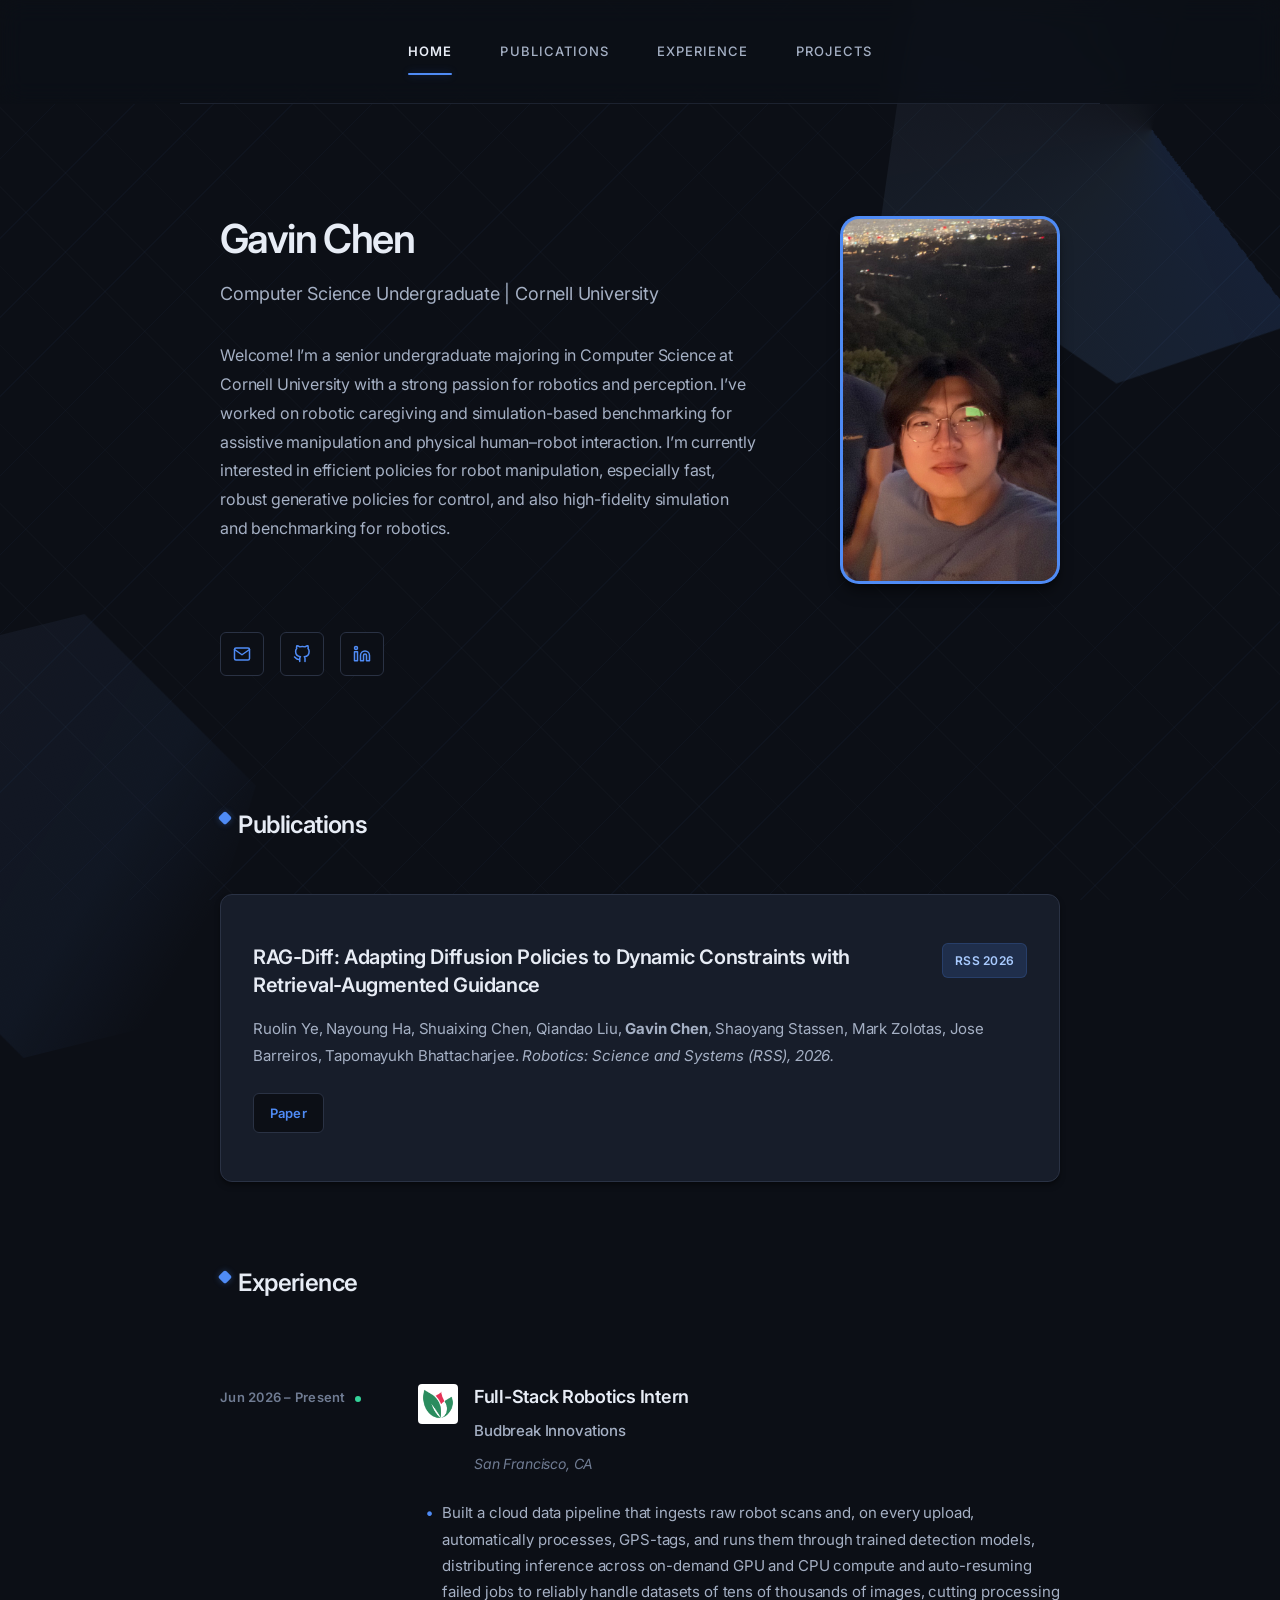
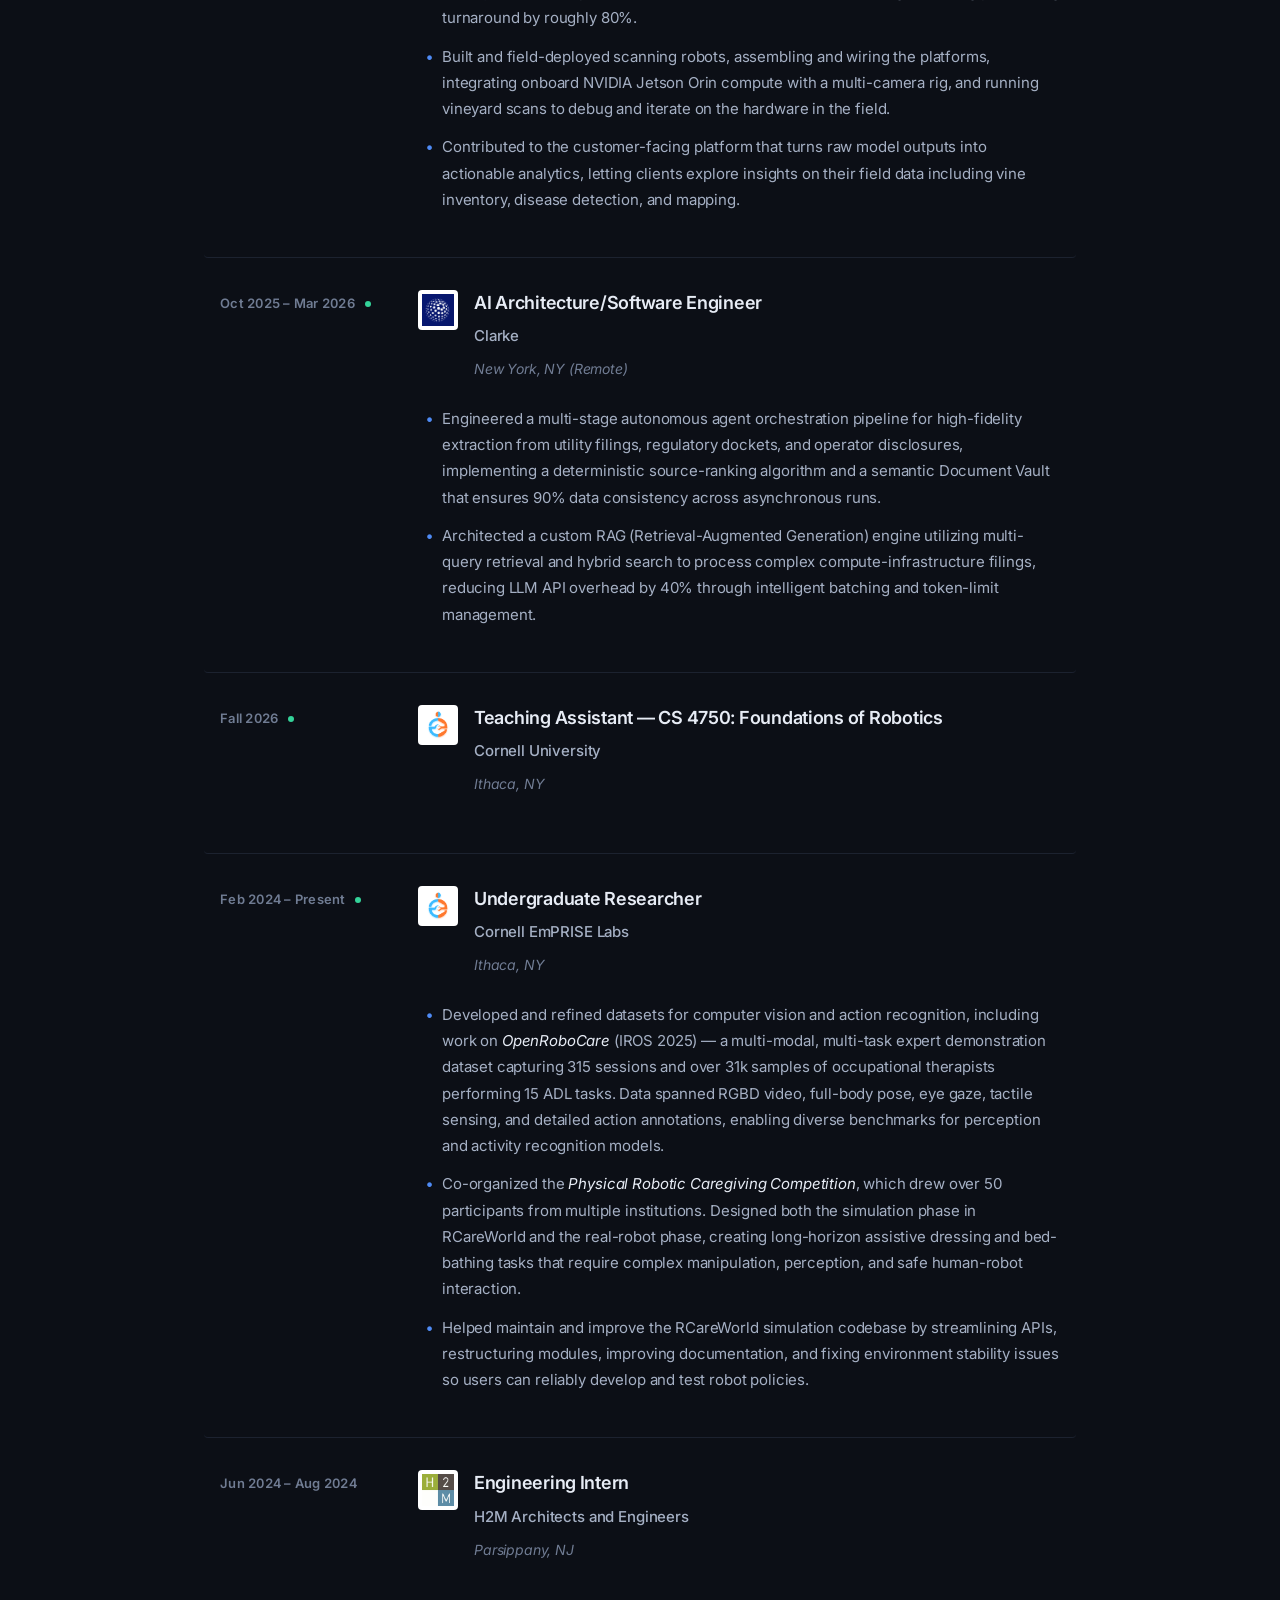
<file: index.html>
<!DOCTYPE html>
<html lang="en">
<head>
    <meta charset="UTF-8">
    <meta name="viewport" content="width=device-width, initial-scale=1.0">
    <meta name="description" content="Personal website">
    <title>Gavin Chen</title>
    <link rel="stylesheet" href="styles.css">
    <link rel="preconnect" href="https://fonts.googleapis.com">
    <link rel="preconnect" href="https://fonts.gstatic.com" crossorigin>
    <link href="https://fonts.googleapis.com/css2?family=Inter:wght@300;400;500;600;700&display=swap" rel="stylesheet">
</head>
<body>
    <div class="scroll-progress" id="scrollProgress"></div>
    <header>
        <div class="container">
            <nav class="nav">
                <div class="nav-links">
                    <a href="index.html" class="nav-home active">Home</a>
                    <a href="#publications">Publications</a>
                    <a href="#experience">Experience</a>
                    <a href="projects.html">Projects</a>
                </div>
            </nav>
        </div>
    </header>
    <div class="container">
        <main>
            <section id="about" class="section">
                <div class="about-grid">
                    <div class="about-main">
                        <h1>Gavin Chen</h1>
                        <p class="subtitle">Computer Science Undergraduate | Cornell University</p>
                        <p class="description">
                            Welcome!

                            I’m a senior undergraduate majoring in Computer Science at Cornell University with a strong passion for robotics and perception. I’ve worked on robotic caregiving and simulation-based benchmarking for assistive manipulation and physical human–robot interaction. I’m currently interested in efficient policies for robot manipulation, especially fast, robust generative policies for control, and also high-fidelity simulation and benchmarking for robotics.
                        </p>
                    </div>
                    <div class="about-photo">
                        <img src="IMG_5482.jpg" alt="Gavin Chen">
                    </div>
                </div>
                <div class="links">
                    <a href="mailto:gavinchen9616@gmail.com" class="link-icon" aria-label="Email">
                        <svg width="20" height="20" viewBox="0 0 24 24" fill="none" stroke="currentColor" stroke-width="2" stroke-linecap="round" stroke-linejoin="round">
                            <path d="M4 4h16c1.1 0 2 .9 2 2v12c0 1.1-.9 2-2 2H4c-1.1 0-2-.9-2-2V6c0-1.1.9-2 2-2z"></path>
                            <polyline points="22,6 12,13 2,6"></polyline>
                        </svg>
                    </a>
                    <a href="https://github.com/gc9616/" target="_blank" class="link-icon" aria-label="GitHub">
                        <svg width="20" height="20" viewBox="0 0 24 24" fill="none" stroke="currentColor" stroke-width="2" stroke-linecap="round" stroke-linejoin="round">
                            <path d="M9 19c-5 1.5-5-2.5-7-3m14 6v-3.87a3.37 3.37 0 0 0-.94-2.61c3.14-.35 6.44-1.54 6.44-7A5.44 5.44 0 0 0 20 4.77 5.07 5.07 0 0 0 19.91 1S18.73.65 16 2.48a13.38 13.38 0 0 0-7 0C6.27.65 5.09 1 5.09 1A5.07 5.07 0 0 0 5 4.77a5.44 5.44 0 0 0-1.5 3.78c0 5.42 3.3 6.61 6.44 7A3.37 3.37 0 0 0 9 18.13V22"></path>
                        </svg>
                    </a>
                    <a href="https://www.linkedin.com/in/gavinchen9616/" target="_blank" class="link-icon" aria-label="LinkedIn">
                        <svg width="20" height="20" viewBox="0 0 24 24" fill="none" stroke="currentColor" stroke-width="2" stroke-linecap="round" stroke-linejoin="round">
                            <path d="M16 8a6 6 0 0 1 6 6v7h-4v-7a2 2 0 0 0-2-2 2 2 0 0 0-2 2v7h-4v-7a6 6 0 0 1 6-6z"></path>
                            <rect x="2" y="9" width="4" height="12"></rect>
                            <circle cx="4" cy="4" r="2"></circle>
                        </svg>
                    </a>
                </div>
            </section>

            <section id="publications" class="section">
                <h2>Publications</h2>
                <div class="publications">
                    <div class="publication">
                        <div class="pub-header">
                            <h3><a href="https://www.roboticsproceedings.org/rss22/p011.pdf" target="_blank">RAG-Diff: Adapting Diffusion Policies to Dynamic Constraints with Retrieval-Augmented Guidance</a></h3>
                            <div class="pub-badges">
                                <span class="badge badge-primary">RSS 2026</span>
                            </div>
                        </div>
                        <p class="pub-abstract">Ruolin Ye, Nayoung Ha, Shuaixing Chen, Qiandao Liu, <strong>Gavin Chen</strong>, Shaoyang Stassen, Mark Zolotas, Jose Barreiros, Tapomayukh Bhattacharjee. <em>Robotics: Science and Systems (RSS), 2026.</em></p>
                        <div class="pub-links">
                            <a href="https://www.roboticsproceedings.org/rss22/p011.pdf" target="_blank" class="link-btn" data-type="paper">Paper</a>
                        </div>
                    </div>
                </div>
            </section>

            <section id="experience" class="section">
                <h2>Experience</h2>
                <div class="timeline">
                    <div class="timeline-item">
                        <div class="timeline-year">Jun 2026 – Present <span class="pulse-dot" aria-hidden="true"></span></div>
                        <div class="timeline-content">
                            <div class="job-header">
                                <img src="budbreak_logo.png" alt="Budbreak Innovations" class="job-icon">
                                <div>
                                    <h3>Full-Stack Robotics Intern</h3>
                                    <p class="institution">Budbreak Innovations</p>
                                    <p class="location">San Francisco, CA</p>
                                </div>
                            </div>
                            <ul class="description">
                                <li>Built a cloud data pipeline that ingests raw robot scans and, on every upload, automatically processes, GPS-tags, and runs them through trained detection models, distributing inference across on-demand GPU and CPU compute and auto-resuming failed jobs to reliably handle datasets of tens of thousands of images, cutting processing turnaround by roughly 80%.</li>
                                <li>Built and field-deployed scanning robots, assembling and wiring the platforms, integrating onboard NVIDIA Jetson Orin compute with a multi-camera rig, and running vineyard scans to debug and iterate on the hardware in the field.</li>
                                <li>Contributed to the customer-facing platform that turns raw model outputs into actionable analytics, letting clients explore insights on their field data including vine inventory, disease detection, and mapping.</li>
                            </ul>
                        </div>
                    </div>
                    <div class="timeline-item">
                        <div class="timeline-year">Oct 2025 – Mar 2026 <span class="pulse-dot" aria-hidden="true"></span></div>
                        <div class="timeline-content">
                            <div class="job-header">
                                <img src="Screenshot from 2025-12-27 17-16-39.png" alt="Clarke" class="job-icon">
                                <div>
                                    <h3>AI Architecture/Software Engineer</h3>
                                    <p class="institution">Clarke</p>
                                    <p class="location">New York, NY (Remote)</p>
                                </div>
                            </div>
                            <ul class="description">
                                <li>Engineered a multi-stage autonomous agent orchestration pipeline for high-fidelity extraction from utility filings, regulatory dockets, and operator disclosures, implementing a deterministic source-ranking algorithm and a semantic Document Vault that ensures 90% data consistency across asynchronous runs.</li>
                                <li>Architected a custom RAG (Retrieval-Augmented Generation) engine utilizing multi-query retrieval and hybrid search to process complex compute-infrastructure filings, reducing LLM API overhead by 40% through intelligent batching and token-limit management.</li>
                            </ul>
                        </div>
                    </div>
                    <div class="timeline-item">
                        <div class="timeline-year">Fall 2026 <span class="pulse-dot" aria-hidden="true"></span></div>
                        <div class="timeline-content">
                            <div class="job-header">
                                <img src="Cornell_University_seal.svg.png" alt="Cornell University" class="job-icon">
                                <div>
                                    <h3>Teaching Assistant — CS 4750: Foundations of Robotics</h3>
                                    <p class="institution">Cornell University</p>
                                    <p class="location">Ithaca, NY</p>
                                </div>
                            </div>
                        </div>
                    </div>
                    <div class="timeline-item">
                        <div class="timeline-year">Feb 2024 – Present <span class="pulse-dot" aria-hidden="true"></span></div>
                        <div class="timeline-content">
                            <div class="job-header">
                                <img src="Cornell_University_seal.svg.png" alt="Cornell University" class="job-icon">
                                <div>
                                    <h3>Undergraduate Researcher</h3>
                                    <p class="institution">Cornell EmPRISE Labs</p>
                                    <p class="location">Ithaca, NY</p>
                                </div>
                            </div>
                            <ul class="description">
                                <li>Developed and refined datasets for computer vision and action recognition, including work on <em>OpenRoboCare</em> (IROS 2025) — a multi-modal, multi-task expert demonstration dataset capturing 315 sessions and over 31k samples of occupational therapists performing 15 ADL tasks. Data spanned RGBD video, full-body pose, eye gaze, tactile sensing, and detailed action annotations, enabling diverse benchmarks for perception and activity recognition models.</li>
                                <li>Co-organized the <em>Physical Robotic Caregiving Competition</em>, which drew over 50 participants from multiple institutions. Designed both the simulation phase in RCareWorld and the real-robot phase, creating long-horizon assistive dressing and bed-bathing tasks that require complex manipulation, perception, and safe human-robot interaction.</li>
                                <li>Helped maintain and improve the RCareWorld simulation codebase by streamlining APIs, restructuring modules, improving documentation, and fixing environment stability issues so users can reliably develop and test robot policies.</li>
                            </ul>
                        </div>
                    </div>
                    <div class="timeline-item">
                        <div class="timeline-year">Jun 2024 – Aug 2024</div>
                        <div class="timeline-content">
                            <div class="job-header">
                                <img src="1631308658933.jpeg" alt="H2M Architects and Engineers" class="job-icon">
                                <div>
                                    <h3>Engineering Intern</h3>
                                    <p class="institution">H2M Architects and Engineers</p>
                                    <p class="location">Parsippany, NJ</p>
                                </div>
                            </div>
                        </div>
                    </div>
                </div>
            </section>
        </main>

        <footer>
        </footer>
    </div>
    <script src="script.js"></script>
</body>
</html>
</file>
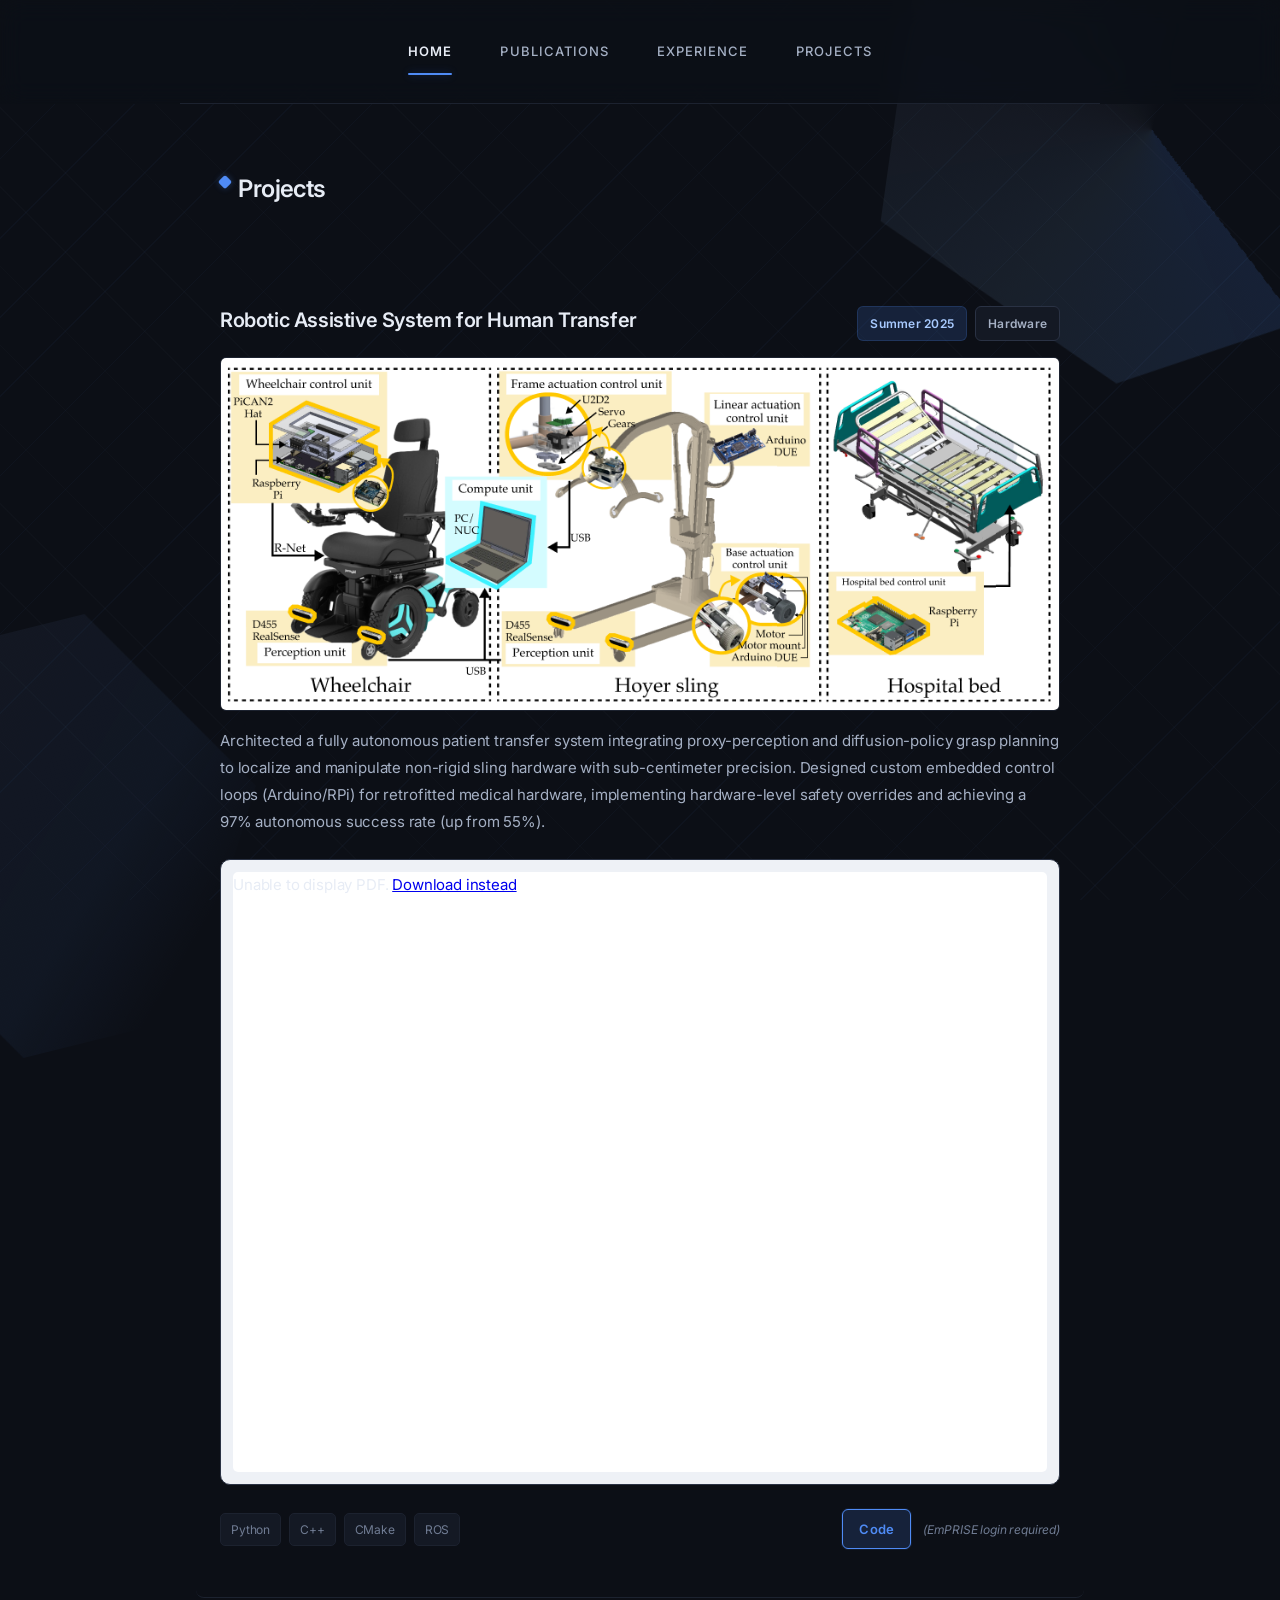
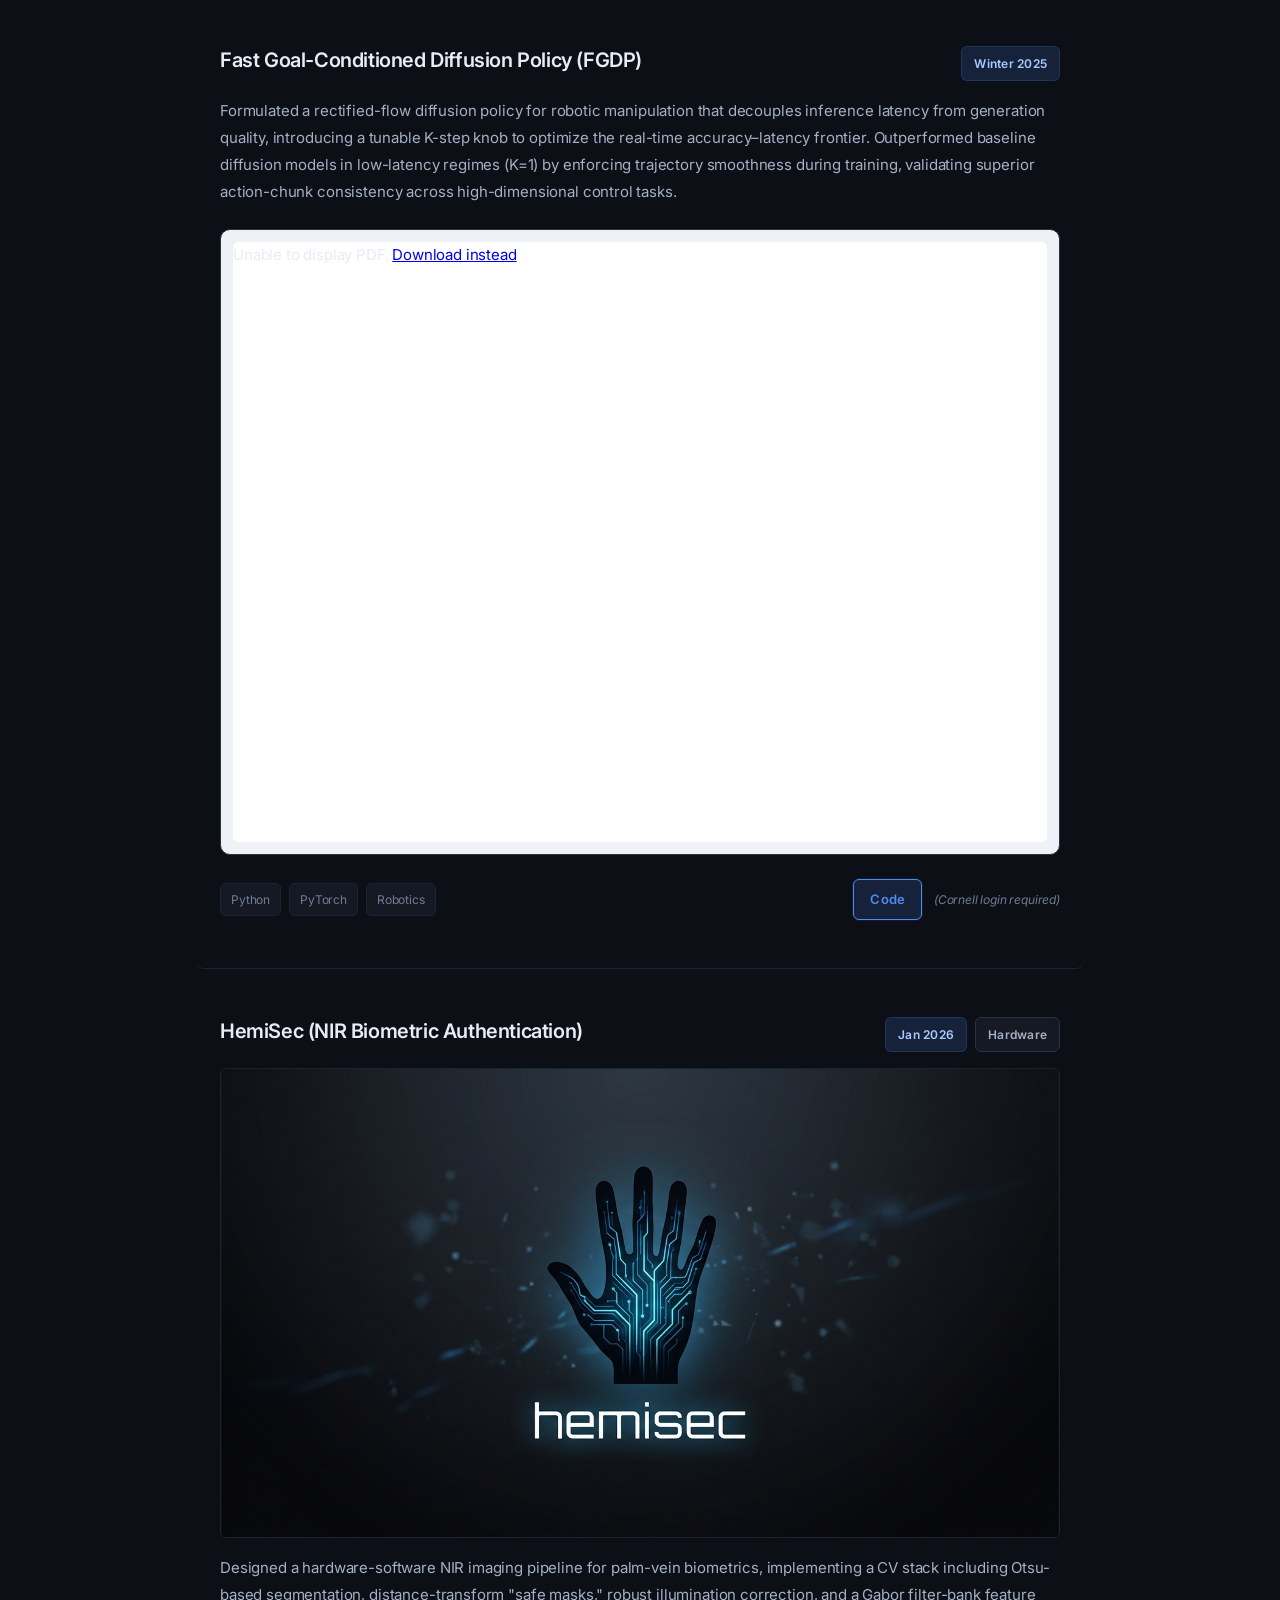
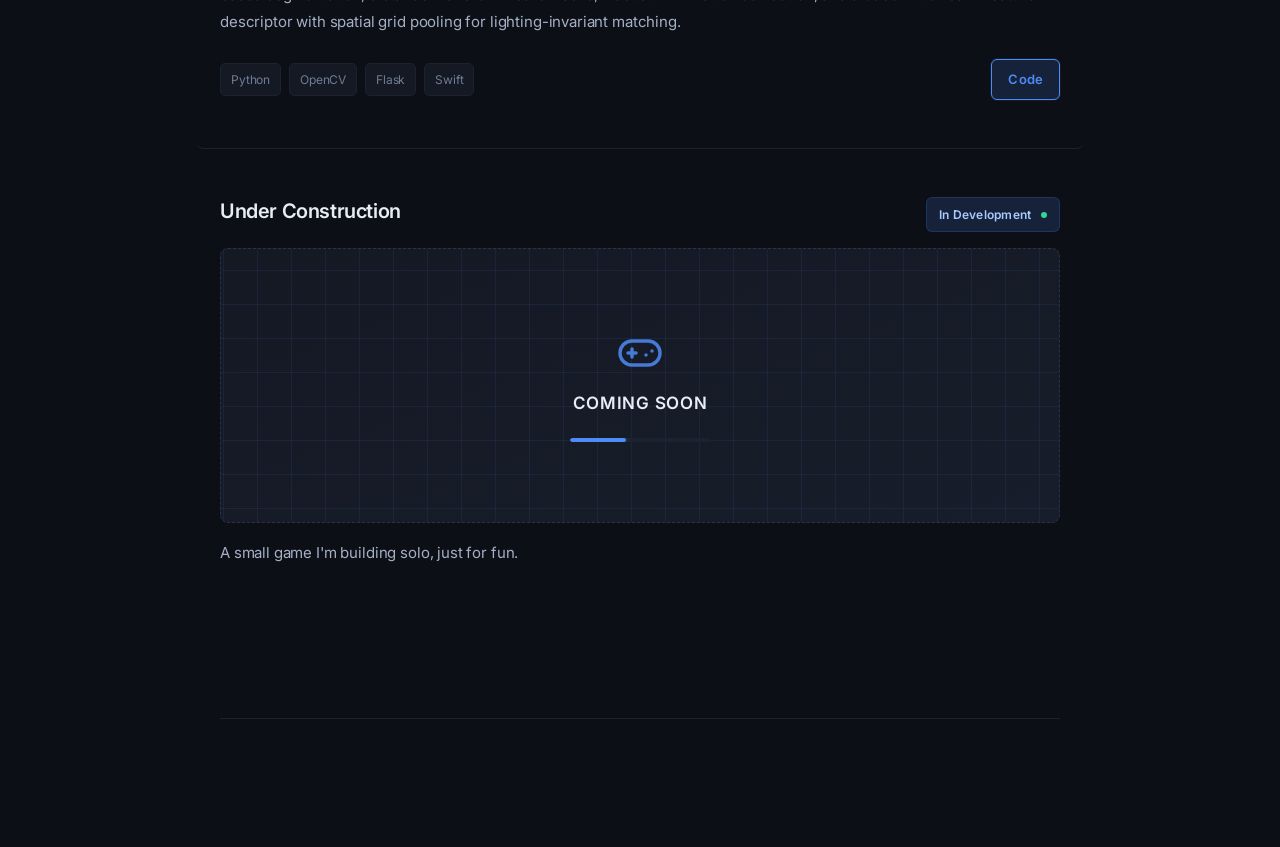
<file: projects.html>
<!DOCTYPE html>
<html lang="en">
<head>
    <meta charset="UTF-8">
    <meta name="viewport" content="width=device-width, initial-scale=1.0">
    <meta name="description" content="Projects — Gavin Chen">
    <title>Projects — Gavin Chen</title>
    <link rel="stylesheet" href="styles.css">
    <link rel="preconnect" href="https://fonts.googleapis.com">
    <link rel="preconnect" href="https://fonts.gstatic.com" crossorigin>
    <link href="https://fonts.googleapis.com/css2?family=Inter:wght@300;400;500;600;700&display=swap" rel="stylesheet">
</head>
<body>
    <div class="scroll-progress" id="scrollProgress"></div>
    <header>
        <div class="container">
            <nav class="nav">
                <div class="nav-links">
                    <a href="index.html" class="nav-home active">Home</a>
                    <a href="index.html#publications">Publications</a>
                    <a href="index.html#experience">Experience</a>
                    <a href="projects.html" class="active">Projects</a>
                </div>
            </nav>
        </div>
    </header>
    <div class="container">
        <main>
            <section id="projects" class="section">
                <h2>Projects</h2>
                <div class="publications">
                    <div class="publication">
                        <div class="pub-header">
                            <h3>Robotic Assistive System for Human Transfer</h3>
                            <div class="pub-badges">
                                <span class="badge badge-primary">Summer 2025</span>
                                <span class="badge">Hardware</span>
                            </div>
                        </div>
                        <div class="pub-image">
                            <img src="figma.png" alt="Robotic Assistive System for Human Transfer">
                        </div>
                        <p class="pub-abstract">
                            Architected a fully autonomous patient transfer system integrating proxy-perception and diffusion-policy grasp planning to localize and manipulate non-rigid sling hardware with sub-centimeter precision. Designed custom embedded control loops (Arduino/RPi) for retrofitted medical hardware, implementing hardware-level safety overrides and achieving a 97% autonomous success rate (up from 55%).
                        </p>
                        <div class="pub-pdf">
                            <object data="ELI_Summer_2025_Report.pdf" type="application/pdf" width="100%" height="600px">
                                <p>Unable to display PDF. <a href="ELI_Summer_2025_Report.pdf" target="_blank">Download instead</a></p>
                            </object>
                        </div>
                        <div class="pub-meta">
                            <div class="pub-tags">
                                <span class="tag">Python</span>
                                <span class="tag">C++</span>
                                <span class="tag">CMake</span>
                                <span class="tag">ROS</span>
                            </div>
                            <div class="pub-links">
                                <a href="https://github.com/empriselab/chariot_ros" target="_blank" class="link-btn" data-type="code">Code</a>
                                <span class="link-note">(EmPRISE login required)</span>
                            </div>
                        </div>
                    </div>
                    <div class="publication">
                        <div class="pub-header">
                            <h3>Fast Goal-Conditioned Diffusion Policy (FGDP)</h3>
                            <div class="pub-badges">
                                <span class="badge badge-primary">Winter 2025</span>
                            </div>
                        </div>
                        <p class="pub-abstract">
                            Formulated a rectified-flow diffusion policy for robotic manipulation that decouples inference latency from generation quality, introducing a tunable K-step knob to optimize the real-time accuracy–latency frontier. Outperformed baseline diffusion models in low-latency regimes (K=1) by enforcing trajectory smoothness during training, validating superior action-chunk consistency across high-dimensional control tasks.
                        </p>
                        <div class="pub-pdf">
                            <object data="Project_Title.pdf" type="application/pdf" width="100%" height="600px">
                                <p>Unable to display PDF. <a href="Project_Title.pdf" target="_blank">Download instead</a></p>
                            </object>
                        </div>
                        <div class="pub-meta">
                            <div class="pub-tags">
                                <span class="tag">Python</span>
                                <span class="tag">PyTorch</span>
                                <span class="tag">Robotics</span>
                            </div>
                            <div class="pub-links">
                                <a href="https://github.coecis.cornell.edu/gc487/fast_gcdp/tree/main" target="_blank" class="link-btn" data-type="code">Code</a>
                                <span class="link-note">(Cornell login required)</span>
                            </div>
                        </div>
                    </div>
                    <div class="publication">
                        <div class="pub-header">
                            <h3>HemiSec (NIR Biometric Authentication)</h3>
                            <div class="pub-badges">
                                <span class="badge badge-primary">Jan 2026</span>
                                <span class="badge">Hardware</span>
                            </div>
                        </div>
                        <div class="pub-image">
                            <img src="hemisec_cover.jpeg" alt="HemiSec (NIR Biometric Authentication)">
                        </div>
                        <p class="pub-abstract">
                            Designed a hardware-software NIR imaging pipeline for palm-vein biometrics, implementing a CV stack including Otsu-based segmentation, distance-transform "safe masks," robust illumination correction, and a Gabor filter-bank feature descriptor with spatial grid pooling for lighting-invariant matching.
                        </p>
                        <div class="pub-meta">
                            <div class="pub-tags">
                                <span class="tag">Python</span>
                                <span class="tag">OpenCV</span>
                                <span class="tag">Flask</span>
                                <span class="tag">Swift</span>
                            </div>
                            <div class="pub-links">
                                <a href="https://github.com/gc9616/hemisec" target="_blank" class="link-btn" data-type="code">Code</a>
                            </div>
                        </div>
                    </div>
                    <div class="publication">
                        <div class="pub-header">
                            <h3>Under Construction</h3>
                            <div class="pub-badges">
                                <span class="badge badge-primary">In Development <span class="pulse-dot" aria-hidden="true"></span></span>
                            </div>
                        </div>
                        <div class="coming-soon-visual">
                            <div class="coming-soon-grid"></div>
                            <div class="coming-soon-content">
                                <svg class="coming-soon-icon" width="48" height="48" viewBox="0 0 24 24" fill="none" stroke="currentColor" stroke-width="1.75" stroke-linecap="round" stroke-linejoin="round" aria-hidden="true">
                                    <line x1="6" y1="12" x2="10" y2="12"></line>
                                    <line x1="8" y1="10" x2="8" y2="14"></line>
                                    <line x1="15" y1="13" x2="15.01" y2="13"></line>
                                    <line x1="18" y1="11" x2="18.01" y2="11"></line>
                                    <rect x="2" y="6" width="20" height="12" rx="6"></rect>
                                </svg>
                                <span class="coming-soon-text">Coming Soon</span>
                                <div class="coming-soon-progress"><div class="coming-soon-progress-bar"></div></div>
                            </div>
                        </div>
                        <p class="pub-abstract">
                            A small game I'm building solo, just for fun.
                        </p>
                    </div>
                </div>
            </section>
        </main>

        <footer>
        </footer>
    </div>
    <script src="script.js"></script>
</body>
</html>
</file>
<file: styles.css>
/* Reset and Base Styles */
* {
    margin: 0;
    padding: 0;
    box-sizing: border-box;
}

:root {
    /* Tech/robotics palette - dark slate, industrial */
    --text-color: #e7ecf5;
    --text-color-light: #a5b0c4;
    --text-color-lighter: #707c93;
    --bg-color: #0c0f16;
    --bg-color-rgb: 12, 15, 22;
    --bg-subtle: #141924;
    --bg-elevated: #171d2a;
    --border-color: #2a3244;
    --border-subtle: #1c222f;

    /* Accent bars/markers - solid, clean */
    --metal-d: var(--accent);
    --metal-v: var(--accent);
    --metal-h: var(--accent);

    /* Tech accent color options - uncomment one:
    
    OPTION 1: Deep Tech Blue (current)
    --accent: #2563eb;
    --accent-light: #3b82f6;
    --accent-dark: #1e40af;
    --accent-subtle: rgba(var(--accent-rgb), 0.1);
    
    OPTION 2: Slate Blue-Gray (neutral, industrial)
    --accent: #475569;
    --accent-light: #64748b;
    --accent-dark: #334155;
    --accent-subtle: rgba(71, 85, 105, 0.1);
    
    OPTION 3: Dark Teal (tech cyan, muted)
    --accent: #0891b2;
    --accent-light: #06b6d4;
    --accent-dark: #0e7490;
    --accent-subtle: rgba(8, 145, 178, 0.1);
    
    OPTION 4: Tech Orange/Amber (warm, robotics)
    --accent: #f59e0b;
    --accent-light: #fbbf24;
    --accent-dark: #d97706;
    --accent-subtle: rgba(245, 158, 11, 0.1);
    
    OPTION 5: Tech Green (terminal green, refined)
    --accent: #10b981;
    --accent-light: #34d399;
    --accent-dark: #059669;
    --accent-subtle: rgba(16, 185, 129, 0.1);
    
    OPTION 6: Steel Blue (professional tech)
    --accent: #4a90e2;
    --accent-light: #6ba3f5;
    --accent-dark: #357abd;
    --accent-subtle: rgba(74, 144, 226, 0.1);
    */
    
    /* Tech accent - Deep Tech Blue, brightened for a dark ground */
    --accent: #4f8bf5;
    --accent-rgb: 79, 139, 245;
    --accent-highlight-rgb: 147, 197, 253;
    --accent-light: #7db0ff;
    --accent-dark: #a9cbff;
    --accent-subtle: rgba(var(--accent-rgb), 0.16);

    /* Status colors */
    --success: #34d399;
    --success-rgb: 52, 211, 153;

    /* Decorative neutral (ambient backdrop shapes) */
    --slate-rgb: 100, 116, 139;

    /* Link colors */
    --link-color: #4f8bf5;
    --link-hover: #7db0ff;
    
    /* Typography */
    --font-weight-light: 300;
    --font-weight-normal: 400;
    --font-weight-medium: 500;
    --font-weight-semibold: 600;
    --font-weight-bold: 700;
    
    /* Spacing system */
    --spacing-xs: 0.5rem;
    --spacing-sm: 0.75rem;
    --spacing-md: 1rem;
    --spacing-lg: 1.5rem;
    --spacing-xl: 2rem;
    --spacing-2xl: 3rem;
    --spacing-3xl: 5rem;
    
    /* Layout */
    --max-width: 920px;
    --grid-gap: 1.5rem;
    
    /* Shadows */
    --shadow-sm: 0 1px 2px 0 rgba(0, 0, 0, 0.25);
    --shadow-md: 0 4px 6px -1px rgba(0, 0, 0, 0.35), 0 2px 4px -1px rgba(0, 0, 0, 0.25);
    --shadow-lg: 0 10px 15px -3px rgba(0, 0, 0, 0.45), 0 4px 6px -2px rgba(0, 0, 0, 0.35);
    
    /* Transitions */
    --transition-fast: 150ms cubic-bezier(0.4, 0, 0.2, 1);
    --transition-base: 200ms cubic-bezier(0.4, 0, 0.2, 1);
    --transition-slow: 300ms cubic-bezier(0.4, 0, 0.2, 1);
}

body {
    font-family: 'Inter', -apple-system, BlinkMacSystemFont, 'Segoe UI', sans-serif;
    font-size: 15px;
    line-height: 1.75;
    color: var(--text-color);
    background-color: var(--bg-color);
    -webkit-font-smoothing: antialiased;
    -moz-osx-font-smoothing: grayscale;
    letter-spacing: -0.011em;
    position: relative;
    overflow-x: hidden;
    background-image:
        repeating-linear-gradient(135deg, rgba(var(--accent-rgb), 0.035) 0px, rgba(var(--accent-rgb), 0.035) 1px, transparent 1px, transparent 56px),
        repeating-linear-gradient(45deg, rgba(var(--slate-rgb), 0.03) 0px, rgba(var(--slate-rgb), 0.03) 1px, transparent 1px, transparent 56px);
    background-attachment: fixed;
}

/* Ambient geometric backdrop - angular metallic facets instead of soft blobs */
body::before,
body::after {
    content: '';
    position: fixed;
    pointer-events: none;
    z-index: -1;
}

body::before {
    top: -14%;
    right: -10%;
    width: 32rem;
    height: 32rem;
    background: conic-gradient(from 135deg, rgba(var(--accent-rgb), 0.14), rgba(var(--accent-highlight-rgb), 0.09), rgba(var(--slate-rgb), 0.07), transparent 65%);
    clip-path: polygon(50% 0%, 100% 25%, 100% 75%, 50% 100%, 0% 75%, 0% 25%);
    transform: rotate(8deg);
}

body::after {
    bottom: -16%;
    left: -12%;
    width: 26rem;
    height: 26rem;
    background: linear-gradient(135deg, rgba(var(--slate-rgb), 0.09), rgba(var(--accent-rgb), 0.06) 60%, transparent 80%);
    clip-path: polygon(30% 0%, 70% 0%, 100% 50%, 70% 100%, 30% 100%, 0% 50%);
    transform: rotate(-14deg);
}

/* Scroll progress bar */
.scroll-progress {
    position: fixed;
    top: 0;
    left: 0;
    height: 3px;
    width: 0%;
    background: var(--metal-h);
    box-shadow: 0 0 8px rgba(var(--accent-rgb), 0.5);
    z-index: 1000;
}

.container {
    max-width: var(--max-width);
    margin: 0 auto;
    padding: 0 2.5rem;
}

/* Navigation */
header {
    position: sticky;
    top: 0;
    z-index: 100;
    margin-bottom: 4rem;
    background-color: rgba(var(--bg-color-rgb), 0.8);
    backdrop-filter: blur(12px) saturate(180%);
    -webkit-backdrop-filter: blur(12px) saturate(180%);
    transition: all var(--transition-base);
}

header .container {
    padding-top: 1.75rem;
    padding-bottom: 1.75rem;
    border-bottom: 1px solid var(--border-subtle);
}

.nav {
    display: flex;
    justify-content: center;
}

.nav-links {
    display: flex;
    gap: 3rem;
    flex-wrap: wrap;
    justify-content: center;
}

.nav-links a {
    color: var(--text-color-light);
    text-decoration: none;
    font-size: 0.8125rem;
    font-weight: var(--font-weight-medium);
    letter-spacing: 0.08em;
    transition: all var(--transition-base);
    position: relative;
    text-transform: uppercase;
    padding: 0.75rem 0;
}

.nav-links a:hover {
    color: var(--text-color);
}

.nav-links a::after {
    content: '';
    position: absolute;
    bottom: 0;
    left: 0;
    width: 0;
    height: 2px;
    background: var(--metal-h);
    transition: width var(--transition-base);
    border-radius: 1px;
    box-shadow: 0 0 8px rgba(var(--accent-rgb), 0.3);
}

.nav-links a:hover::after,
.nav-links a.active::after {
    width: 100%;
}

.nav-links a.active {
    color: var(--text-color);
    font-weight: var(--font-weight-semibold);
}

/* Sections */
.section {
    margin-bottom: var(--spacing-3xl);
    scroll-margin-top: 6rem;
}

.section h2 {
    font-size: 1.5rem;
    font-weight: var(--font-weight-semibold);
    margin-bottom: var(--spacing-2xl);
    color: var(--text-color);
    letter-spacing: -0.025em;
    position: relative;
    padding-left: 1.15rem;
}

.section h2::before {
    content: '';
    position: absolute;
    left: 0;
    top: 0.4em;
    width: 10px;
    height: 10px;
    background: var(--metal-d);
    border-radius: 2px;
    transform: rotate(45deg);
    box-shadow: 0 0 6px rgba(var(--accent-rgb), 0.35);
}

/* About Section */
#about {
    padding: var(--spacing-2xl) 0;
}

.about-grid {
    display: grid;
    grid-template-columns: 1fr 220px;
    gap: var(--spacing-3xl);
    margin-bottom: var(--spacing-2xl);
    align-items: start;
}

.about-main h1 {
    font-size: 2.5rem;
    font-weight: var(--font-weight-semibold);
    margin-bottom: var(--spacing-md);
    color: var(--text-color);
    letter-spacing: -0.04em;
    line-height: 1.15;
}

.subtitle {
    font-size: 1.125rem;
    color: var(--text-color-light);
    margin-bottom: var(--spacing-xl);
    font-weight: var(--font-weight-normal);
    letter-spacing: -0.01em;
}

.description {
    font-size: 1rem;
    color: var(--text-color-light);
    line-height: 1.8;
    max-width: 100%;
}

.about-photo {
    position: relative;
    padding: 3px;
    border-radius: calc(var(--spacing-md, 12px) + 3px);
    background: var(--metal-d);
    box-shadow: var(--shadow-lg);
    transition: box-shadow var(--transition-slow);
}

.about-photo img {
    display: block;
    width: 100%;
    height: auto;
    border-radius: var(--spacing-md, 12px);
}

.about-photo:hover {
    box-shadow: 0 0 0 3px rgba(var(--accent-rgb), 0.22), var(--shadow-lg);
}

/* "Currently active" indicator */
.pulse-dot {
    display: inline-block;
    width: 6px;
    height: 6px;
    margin-left: 0.4rem;
    background: var(--success);
    border-radius: 50%;
    vertical-align: middle;
    box-shadow: 0 0 0 0 rgba(var(--success-rgb), 0.6);
    animation: pulse-dot 2s infinite;
}

@keyframes pulse-dot {
    0% { box-shadow: 0 0 0 0 rgba(var(--success-rgb), 0.55); }
    70% { box-shadow: 0 0 0 6px rgba(var(--success-rgb), 0); }
    100% { box-shadow: 0 0 0 0 rgba(var(--success-rgb), 0); }
}

/* Scroll-reveal */
.reveal {
    opacity: 0;
    transform: translateY(18px);
    transition: opacity 0.6s cubic-bezier(0.4, 0, 0.2, 1), transform 0.6s cubic-bezier(0.4, 0, 0.2, 1);
}

.reveal.is-visible {
    opacity: 1;
    transform: translateY(0);
}

.about-meta {
    display: flex;
    flex-direction: column;
    gap: var(--spacing-lg);
    padding: var(--spacing-lg);
    background: var(--bg-subtle);
    border-radius: 8px;
    border: 1px solid var(--border-subtle);
}

.meta-item {
    display: flex;
    flex-direction: column;
    gap: 0.375rem;
}

.meta-label {
    font-size: 0.6875rem;
    color: var(--text-color-lighter);
    text-transform: uppercase;
    letter-spacing: 0.1em;
    font-weight: var(--font-weight-semibold);
}

.meta-value {
    font-size: 0.875rem;
    color: var(--text-color);
    font-weight: var(--font-weight-medium);
    letter-spacing: -0.01em;
}

/* Links */
.links {
    display: flex;
    gap: var(--spacing-md);
    flex-wrap: wrap;
    justify-content: flex-start;
    margin-top: var(--spacing-xl);
}

.link-icon {
    color: var(--accent);
    text-decoration: none;
    font-size: 0.875rem;
    font-weight: var(--font-weight-medium);
    transition: all var(--transition-base);
    padding: 0.75rem;
    border: 1.5px solid var(--border-color);
    border-radius: 6px;
    background-color: var(--bg-color);
    letter-spacing: -0.01em;
    position: relative;
    overflow: hidden;
    display: flex;
    align-items: center;
    justify-content: center;
    width: 44px;
    height: 44px;
}

.link-icon svg {
    width: 20px;
    height: 20px;
    transition: transform var(--transition-base);
}

.link-icon::before {
    content: '';
    position: absolute;
    top: 0;
    left: -100%;
    width: 100%;
    height: 100%;
    background: var(--accent-subtle);
    transition: left var(--transition-base);
    z-index: -1;
}

.link-icon:hover {
    color: white;
    border-color: var(--accent);
    background: var(--metal-d);
    box-shadow: 0 0 0 1px rgba(var(--accent-rgb), 0.15);
}

.link-icon:hover::before {
    left: 0;
}

.link-icon:hover svg {
    transform: scale(1.1);
}

/* News Section */
.news-list {
    display: flex;
    flex-direction: column;
    gap: 0;
}

.news-item {
    position: relative;
    display: grid;
    grid-template-columns: 110px 1fr;
    gap: var(--spacing-xl);
    padding: var(--spacing-lg) 0;
    border-bottom: 1px solid var(--border-subtle);
    align-items: start;
    transition: background-color var(--transition-slow), border-color var(--transition-base);
    border-radius: 4px;
    margin: 0 calc(-1 * var(--spacing-md));
    padding-left: var(--spacing-md);
    padding-right: var(--spacing-md);
}

.news-item::before {
    content: '';
    position: absolute;
    left: 0;
    top: 10%;
    width: 3px;
    height: 0%;
    background: var(--metal-v);
    border-radius: 3px;
    transition: height var(--transition-slow);
}

.news-item:hover {
    background-color: var(--bg-subtle);
}

.news-item:hover::before {
    height: 80%;
}

.news-item:last-child {
    border-bottom: none;
}

.news-date {
    font-size: 0.8125rem;
    color: var(--text-color-lighter);
    font-weight: var(--font-weight-semibold);
    font-variant-numeric: tabular-nums;
    letter-spacing: 0.02em;
}

.news-content {
    font-size: 0.9375rem;
    color: var(--text-color-light);
    line-height: 1.7;
    letter-spacing: -0.01em;
}

/* Timeline */
.timeline {
    display: flex;
    flex-direction: column;
    gap: 0;
}

.timeline-item {
    position: relative;
    display: grid;
    grid-template-columns: 150px 1fr;
    gap: var(--spacing-2xl);
    align-items: start;
    padding: var(--spacing-xl) 0;
    border-bottom: 1px solid var(--border-subtle);
    transition: background-color var(--transition-slow), border-color var(--transition-base);
    border-radius: 4px;
    margin: 0 calc(-1 * var(--spacing-md));
    padding-left: var(--spacing-md);
    padding-right: var(--spacing-md);
}

.timeline-item::before {
    content: '';
    position: absolute;
    left: 0;
    top: 10%;
    width: 3px;
    height: 0%;
    background: var(--metal-v);
    border-radius: 3px;
    transition: height var(--transition-slow);
}

.timeline-item:hover {
    background-color: var(--bg-subtle);
    border-color: rgba(var(--accent-rgb), 0.2);
}

.timeline-item:hover::before {
    height: 80%;
}

.timeline-item:last-child {
    border-bottom: none;
}

.timeline-year {
    font-size: 0.8125rem;
    color: var(--text-color-lighter);
    font-weight: var(--font-weight-semibold);
    white-space: nowrap;
    font-variant-numeric: tabular-nums;
    padding-top: 0.125rem;
    letter-spacing: 0.02em;
}

.job-header {
    display: flex;
    gap: var(--spacing-md);
    align-items: flex-start;
    margin-bottom: var(--spacing-sm);
}

.job-icon {
    width: 40px;
    height: 40px;
    object-fit: contain;
    flex-shrink: 0;
    border-radius: 4px;
    background-color: #ffffff;
    padding: 4px;
    box-sizing: border-box;
    transition: transform var(--transition-base);
}

.timeline-item:hover .job-icon {
    transform: scale(1.08);
}

.timeline-content h3 {
    font-size: 1.125rem;
    font-weight: var(--font-weight-semibold);
    margin-bottom: var(--spacing-xs);
    color: var(--text-color);
    letter-spacing: -0.015em;
    line-height: 1.4;
}

.institution {
    color: var(--text-color-light);
    font-size: 0.9375rem;
    margin-bottom: var(--spacing-xs);
    font-weight: var(--font-weight-medium);
    letter-spacing: -0.01em;
}

.location {
    color: var(--text-color-lighter);
    font-size: 0.875rem;
    margin-bottom: var(--spacing-sm);
    font-style: italic;
}

.advisor {
    color: var(--text-color-lighter);
    font-size: 0.875rem;
    margin-top: var(--spacing-xs);
}

.advisor a {
    color: var(--accent);
    text-decoration: none;
    font-weight: var(--font-weight-medium);
    transition: all var(--transition-fast);
    border-bottom: 1px solid transparent;
}

.advisor a:hover {
    border-bottom-color: var(--accent);
}

.timeline-content .description {
    color: var(--text-color-light);
    font-size: 0.9375rem;
    margin-top: var(--spacing-sm);
    line-height: 1.75;
    letter-spacing: -0.01em;
}

.timeline-content .description ul {
    list-style: none !important;
    padding-left: 0 !important;
    margin-top: var(--spacing-sm);
    margin-left: 0;
}

.timeline-content .description li {
    margin-bottom: var(--spacing-sm);
    padding-left: 1.5rem;
    position: relative;
    list-style: none !important;
    list-style-type: none !important;
}

.timeline-content .description li::before {
    content: '•';
    position: absolute;
    left: 0.5rem;
    color: var(--accent);
    font-weight: var(--font-weight-bold);
}

.timeline-content .description li::marker {
    display: none !important;
    content: none !important;
}

.timeline-content .description em {
    font-style: italic;
    color: var(--text-color);
}

/* Publications/Projects */
.publications {
    display: flex;
    flex-direction: column;
    gap: 0;
}

.publication {
    position: relative;
    padding: var(--spacing-2xl) 0;
    border-bottom: 1px solid var(--border-subtle);
    transition: background-color var(--transition-slow), border-color var(--transition-base);
    border-radius: 8px;
    margin: 0 calc(-1 * var(--spacing-lg));
    padding-left: var(--spacing-lg);
    padding-right: var(--spacing-lg);
}

.publication::before {
    content: '';
    position: absolute;
    top: 0;
    left: 0;
    width: 0%;
    height: 2px;
    background: var(--metal-h);
    border-radius: 2px;
    transition: width var(--transition-slow);
}

.publication:hover {
    background-color: var(--bg-subtle);
    border-color: rgba(var(--accent-rgb), 0.18);
}

.publication:hover::before {
    width: 100%;
}

.publication:last-child {
    border-bottom: none;
}

#publications .publication {
    margin: 0;
    padding: var(--spacing-2xl) var(--spacing-xl);
    background: var(--bg-elevated);
    border: 1px solid var(--border-color);
    border-bottom: 1px solid var(--border-color);
    border-radius: 12px;
    box-shadow: var(--shadow-md);
}

#publications .publication:hover {
    border-color: rgba(var(--accent-rgb), 0.28);
    box-shadow: var(--shadow-lg);
}

#publications .publication::before {
    display: none;
}

.pub-header {
    display: flex;
    justify-content: space-between;
    align-items: flex-start;
    gap: var(--spacing-lg);
    margin-bottom: var(--spacing-md);
}

.pub-header h3 {
    font-size: 1.25rem;
    font-weight: var(--font-weight-semibold);
    color: var(--text-color);
    letter-spacing: -0.02em;
    line-height: 1.4;
    flex: 1;
}

.pub-header h3 a {
    color: inherit;
    text-decoration: none;
    background-image: linear-gradient(var(--accent), var(--accent));
    background-size: 0% 1px;
    background-repeat: no-repeat;
    background-position: 0 100%;
    transition: background-size var(--transition-base), color var(--transition-base);
}

.pub-header h3 a:hover {
    color: var(--accent);
    background-size: 100% 1px;
}

.pub-image {
    margin: var(--spacing-md) 0;
    border-radius: 6px;
    overflow: hidden;
    border: 1px solid var(--border-subtle);
}

.pub-image img {
    width: 100%;
    height: auto;
    display: block;
}

/* Coming soon placeholder (project in development, no imagery yet) */
.coming-soon-visual {
    position: relative;
    margin: var(--spacing-md) 0;
    padding: var(--spacing-3xl) var(--spacing-lg);
    border-radius: 8px;
    overflow: hidden;
    border: 1px dashed var(--border-color);
    background: linear-gradient(160deg, var(--bg-subtle), var(--bg-elevated));
}

.coming-soon-grid {
    position: absolute;
    inset: -20%;
    background-image:
        repeating-linear-gradient(0deg, rgba(var(--accent-rgb), 0.09) 0px, rgba(var(--accent-rgb), 0.09) 1px, transparent 1px, transparent 34px),
        repeating-linear-gradient(90deg, rgba(var(--accent-rgb), 0.09) 0px, rgba(var(--accent-rgb), 0.09) 1px, transparent 1px, transparent 34px);
    animation: coming-soon-pan 9s linear infinite;
}

@keyframes coming-soon-pan {
    0% { transform: translate(0, 0); }
    100% { transform: translate(34px, 34px); }
}

.coming-soon-content {
    position: relative;
    z-index: 1;
    display: flex;
    flex-direction: column;
    align-items: center;
    gap: var(--spacing-sm);
    text-align: center;
}

.coming-soon-icon {
    color: var(--accent);
    opacity: 0.85;
    animation: coming-soon-float 3s ease-in-out infinite;
}

@keyframes coming-soon-float {
    0%, 100% { transform: translateY(0); }
    50% { transform: translateY(-6px); }
}

.coming-soon-text {
    font-size: 1.0625rem;
    font-weight: var(--font-weight-semibold);
    letter-spacing: 0.04em;
    text-transform: uppercase;
    color: var(--text-color);
}

.coming-soon-progress {
    width: 140px;
    height: 4px;
    margin-top: var(--spacing-xs);
    border-radius: 3px;
    background-color: var(--border-subtle);
    overflow: hidden;
}

.coming-soon-progress-bar {
    width: 40%;
    height: 100%;
    border-radius: 3px;
    background: var(--metal-h);
    box-shadow: 0 0 8px rgba(var(--accent-rgb), 0.5);
    animation: coming-soon-load 1.8s ease-in-out infinite;
}

@keyframes coming-soon-load {
    0% { transform: translateX(-100%); }
    100% { transform: translateX(350%); }
}

@media (prefers-reduced-motion: reduce) {
    .coming-soon-grid,
    .coming-soon-icon,
    .coming-soon-progress-bar {
        animation: none;
    }
}

.pub-pdf {
    margin: var(--spacing-lg) 0;
    width: 100%;
    padding: var(--spacing-sm);
    background-color: #eef1f6;
    border: 1px solid var(--border-color);
    border-radius: 10px;
}

.pub-pdf object {
    width: 100%;
    height: 600px;
    border-radius: 5px;
    background-color: #ffffff;
    display: block;
}

.pub-badges {
    display: flex;
    gap: var(--spacing-xs);
    flex-shrink: 0;
    align-items: center;
}

.badge {
    display: inline-block;
    padding: 0.375rem 0.75rem;
    font-size: 0.75rem;
    font-weight: var(--font-weight-semibold);
    border-radius: 6px;
    background-color: var(--bg-subtle);
    color: var(--text-color-light);
    border: 1px solid var(--border-color);
    letter-spacing: 0.02em;
    transition: all var(--transition-fast);
}

.badge-primary {
    background-color: var(--accent-subtle);
    color: var(--accent-dark);
    border-color: rgba(var(--accent-rgb), 0.18);
    font-weight: var(--font-weight-semibold);
}

.pub-abstract {
    color: var(--text-color-light);
    font-size: 0.9375rem;
    line-height: 1.8;
    margin-bottom: var(--spacing-lg);
    letter-spacing: -0.01em;
}

.pub-meta {
    display: flex;
    justify-content: space-between;
    align-items: center;
    gap: var(--spacing-xl);
    flex-wrap: wrap;
}

.pub-tags {
    display: flex;
    gap: var(--spacing-xs);
    flex-wrap: wrap;
}

.tag {
    display: inline-block;
    padding: 0.3125rem 0.625rem;
    font-size: 0.75rem;
    font-weight: var(--font-weight-normal);
    color: var(--text-color-lighter);
    background-color: var(--bg-subtle);
    border: 1px solid var(--border-subtle);
    border-radius: 5px;
    transition: all var(--transition-fast);
}

.tag:hover {
    background-color: var(--accent-subtle);
    border-color: var(--accent);
    color: var(--accent-dark);
}

.pub-links {
    display: flex;
    gap: var(--spacing-sm);
    flex-wrap: wrap;
    align-items: center;
}

.link-note {
    font-size: 0.75rem;
    color: var(--text-color-lighter);
    font-style: italic;
}

.link-btn {
    display: inline-block;
    padding: 0.5rem 1rem;
    font-size: 0.8125rem;
    font-weight: var(--font-weight-semibold);
    color: var(--accent);
    text-decoration: none;
    border: 1.5px solid var(--border-color);
    border-radius: 6px;
    background-color: var(--bg-color);
    transition: all var(--transition-base);
    letter-spacing: 0.01em;
    position: relative;
    overflow: hidden;
}

.link-btn::before {
    content: '';
    position: absolute;
    top: 0;
    left: -100%;
    width: 100%;
    height: 100%;
    background: var(--accent-subtle);
    transition: left var(--transition-base);
    z-index: -1;
}

.link-btn:hover {
    color: white;
    border-color: var(--accent);
    background: var(--metal-d);
    box-shadow: 0 0 0 1px rgba(var(--accent-rgb), 0.15);
}

.link-btn:hover::before {
    left: 0;
}

.link-btn[data-type="code"] {
    border-color: var(--accent);
    color: var(--accent);
    background-color: var(--accent-subtle);
    box-shadow: 0 0 0 1px rgba(var(--accent-rgb), 0.1);
}

.link-btn[data-type="code"]:hover {
    background: var(--metal-d);
    color: white;
    border-color: var(--accent);
    box-shadow: 0 4px 12px rgba(var(--accent-rgb), 0.35);
}

.link-btn[data-type="code"]::before {
    background: var(--accent);
}

/* Contact Section */
#contact {
    padding: var(--spacing-2xl) 0;
}

#contact .content {
    max-width: 100%;
}

#contact .content p {
    color: var(--text-color-light);
    font-size: 0.9375rem;
    margin-bottom: var(--spacing-xl);
    line-height: 1.8;
    letter-spacing: -0.01em;
}

/* Footer */
footer {
    text-align: center;
    padding: var(--spacing-3xl) 0 var(--spacing-2xl);
    margin-top: var(--spacing-3xl);
    border-top: 1px solid var(--border-subtle);
    color: var(--text-color-lighter);
    font-size: 0.8125rem;
    font-variant-numeric: tabular-nums;
    letter-spacing: 0.02em;
}

/* Responsive Design */
@media (max-width: 768px) {
    .container {
        padding: 0 1.5rem;
    }

    header {
        margin-bottom: 3rem;
    }

    header .container {
        padding-top: 2rem;
        padding-bottom: 1.25rem;
    }

    .nav-links {
        gap: 2rem;
        font-size: 0.7rem;
    }

    .about-grid {
        grid-template-columns: 1fr;
        gap: var(--spacing-xl);
    }

    .about-main h1 {
        font-size: 2rem;
    }

    .about-meta {
        flex-direction: row;
        flex-wrap: wrap;
    }

    .timeline-item {
        grid-template-columns: 1fr;
        gap: var(--spacing-sm);
        margin: 0 calc(-1 * var(--spacing-sm));
        padding-left: var(--spacing-sm);
        padding-right: var(--spacing-sm);
    }

    .timeline-year {
        font-size: 0.75rem;
        margin-bottom: 0.375rem;
    }

    .section {
        margin-bottom: var(--spacing-2xl);
    }

    .links {
        gap: var(--spacing-sm);
    }

    .news-item {
        grid-template-columns: 1fr;
        gap: var(--spacing-xs);
        margin: 0 calc(-1 * var(--spacing-sm));
        padding-left: var(--spacing-sm);
        padding-right: var(--spacing-sm);
    }

    .news-date {
        margin-bottom: 0.375rem;
    }

    .pub-header {
        flex-direction: column;
        align-items: flex-start;
    }

    .pub-meta {
        flex-direction: column;
        align-items: flex-start;
        gap: var(--spacing-md);
    }

    .publication {
        margin: 0 calc(-1 * var(--spacing-sm));
        padding-left: var(--spacing-sm);
        padding-right: var(--spacing-sm);
    }
}

@media (max-width: 480px) {
    .about-main h1 {
        font-size: 1.75rem;
    }

    .subtitle {
        font-size: 1rem;
    }

    .section h2 {
        font-size: 1.375rem;
    }

    .pub-header h3 {
        font-size: 1.125rem;
    }
}

/* Smooth Scrolling */
html {
    scroll-behavior: smooth;
}

/* Focus states for accessibility */
a:focus-visible,
.link-btn:focus-visible,
.link-icon:focus-visible {
    outline: 2px solid var(--accent);
    outline-offset: 3px;
    border-radius: 4px;
}

/* Selection */
::selection {
    background-color: var(--accent-subtle);
    color: var(--text-color);
}

/* Respect reduced-motion preference */
@media (prefers-reduced-motion: reduce) {
    .reveal {
        opacity: 1;
        transform: none;
        transition: none;
    }

    .pulse-dot {
        animation: none;
    }

    .timeline-item::before,
    .publication::before,
    .news-item::before {
        transition: none;
    }

    * {
        scroll-behavior: auto !important;
    }
}
</file>
